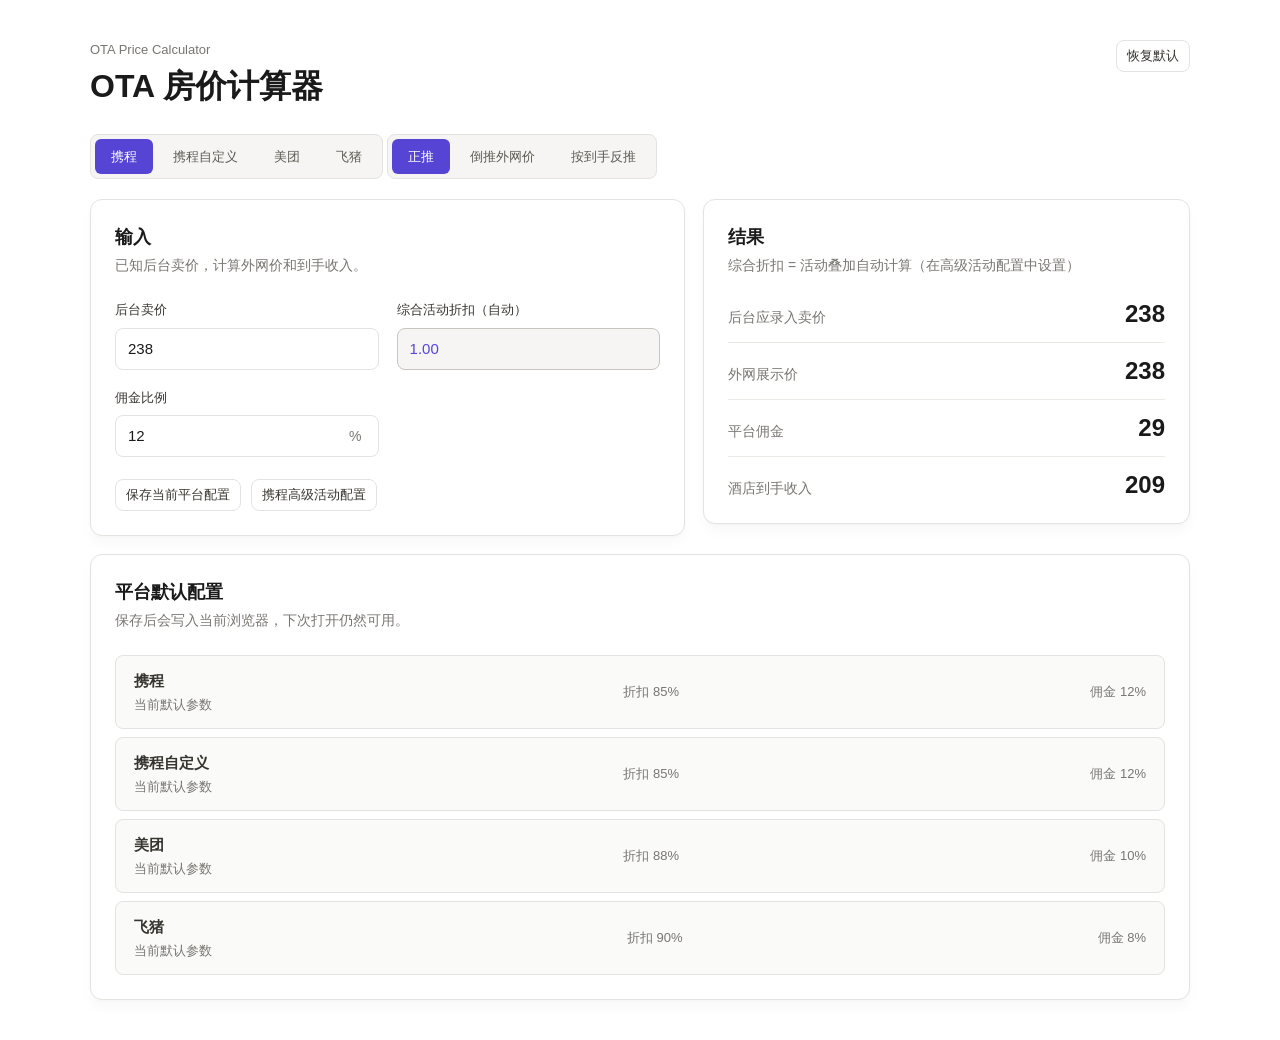
<file: index.html>
<!doctype html>
<html lang="zh-CN">
  <head>
    <meta charset="utf-8">
    <meta name="viewport" content="width=device-width, initial-scale=1">
    <title>OTA 房价计算器</title>
    <link rel="stylesheet" href="styles.css?v=20260523-stack">
  </head>
  <body>
    <main class="app-shell">
      <section class="workspace" aria-labelledby="page-title">
        <div class="heading-row">
          <div>
            <p class="eyebrow">OTA Price Calculator</p>
            <h1 id="page-title">OTA 房价计算器</h1>
          </div>
          <button class="ghost-button" id="resetButton" type="button">恢复默认</button>
        </div>

        <div class="platform-tabs" role="tablist" aria-label="平台选择">
          <button class="platform-tab is-active" type="button" data-platform="ctrip">携程</button>
          <button class="platform-tab" type="button" data-platform="ctrip_custom">携程自定义</button>
          <button class="platform-tab" type="button" data-platform="meituan">美团</button>
          <button class="platform-tab" type="button" data-platform="fliggy">飞猪</button>
        </div>

        <div class="mode-tabs" role="tablist" aria-label="计算模式">
          <button class="mode-tab is-active" type="button" data-mode="forward">正推</button>
          <button class="mode-tab" type="button" data-mode="targetDisplay">倒推外网价</button>
          <button class="mode-tab" type="button" data-mode="targetIncome">按到手反推</button>
        </div>

        <section class="calculator-grid" aria-label="计算器">
          <form class="panel input-panel" id="calculatorForm">
            <div class="panel-header">
              <h2>输入</h2>
              <p id="modeHint">已知后台卖价，计算外网价和到手收入。</p>
            </div>

            <div class="form-grid">
              <label class="field" data-field="basePrice">
                <span>后台卖价</span>
                <input id="basePrice" type="number" min="0" step="0.01" inputmode="decimal">
              </label>

              <label class="field" data-field="displayPrice">
                <span>目标外网价</span>
                <input id="displayPrice" type="number" min="0" step="0.01" inputmode="decimal">
              </label>

              <label class="field" data-field="targetIncome">
                <span>希望到手金额</span>
                <input id="targetIncome" type="number" min="0" step="0.01" inputmode="decimal">
              </label>

              <label class="field">
                <span id="discountRateLabel">综合活动折扣</span>
                <input id="discountRate" type="number" min="0.01" max="1" step="0.01" inputmode="decimal">
              </label>

              <label class="field">
                <span>佣金比例</span>
                <div class="suffix-input">
                  <input id="commissionRate" type="number" min="0" max="100" step="0.1" inputmode="decimal">
                  <span>%</span>
                </div>
              </label>
            </div>

            <div class="form-actions">
              <button class="secondary-button" id="savePlatformButton" type="button">保存当前平台配置</button>
              <a class="secondary-button" id="activityConfigLink" href="activity-config.html">携程高级活动配置</a>
            </div>
          </form>

          <section class="panel result-panel" aria-labelledby="result-title">
            <div class="panel-header">
              <h2 id="result-title">结果</h2>
              <p id="formulaText">外网价 = 后台卖价 × 综合活动折扣</p>
            </div>

            <dl class="result-list">
              <div>
                <dt>后台应录入卖价</dt>
                <dd id="resultBasePrice">-</dd>
              </div>
              <div>
                <dt>外网展示价</dt>
                <dd id="resultDisplayPrice">-</dd>
              </div>
              <div>
                <dt>平台佣金</dt>
                <dd id="resultCommission">-</dd>
              </div>
              <div>
                <dt>酒店到手收入</dt>
                <dd id="resultIncome">-</dd>
              </div>
            </dl>

            <div id="calculationChain" class="calculation-chain hidden"></div>
          </section>
        </section>

        <section class="panel config-panel" aria-labelledby="config-title">
          <div class="panel-header">
            <h2 id="config-title">平台默认配置</h2>
            <p>保存后会写入当前浏览器，下次打开仍然可用。</p>
          </div>
          <div class="config-table" id="configTable" aria-live="polite"></div>
        </section>
      </section>
    </main>

    <script src="app.js?v=20260523-stack"></script>
  </body>
</html>
</file>
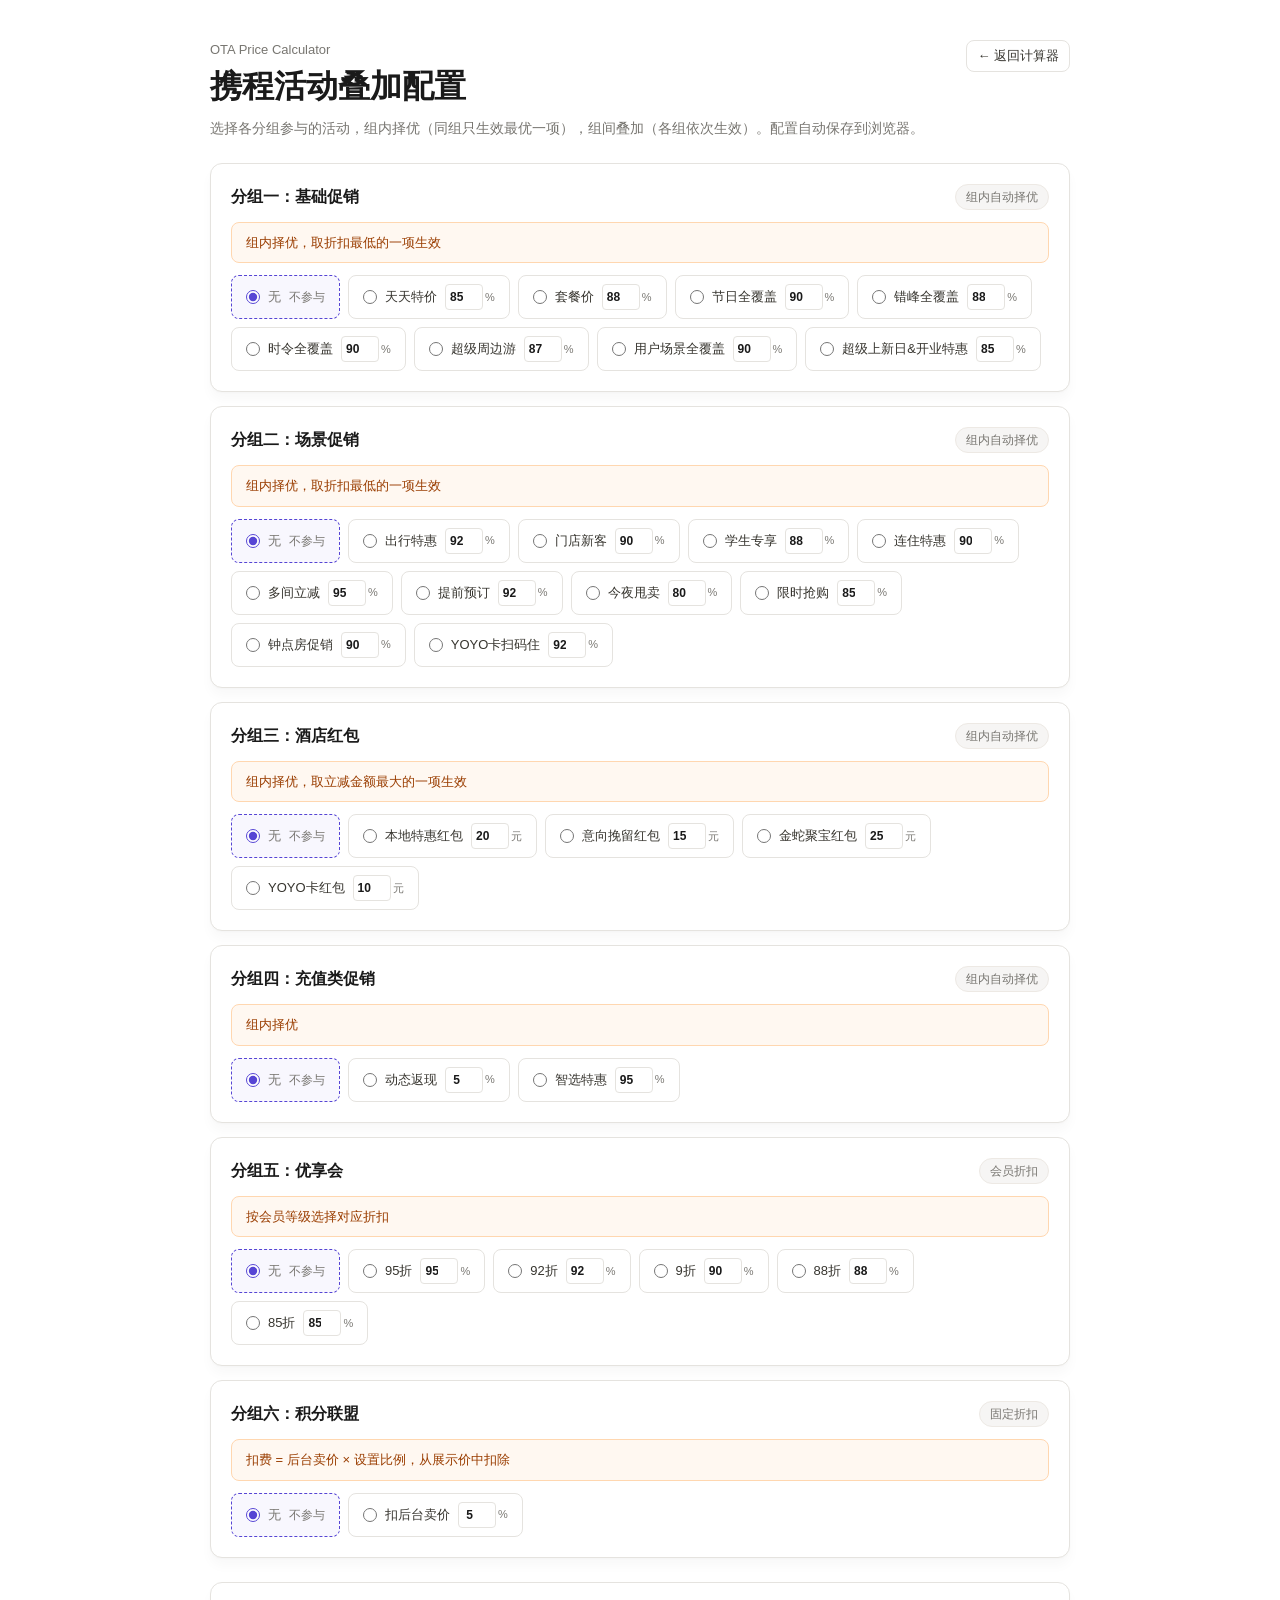
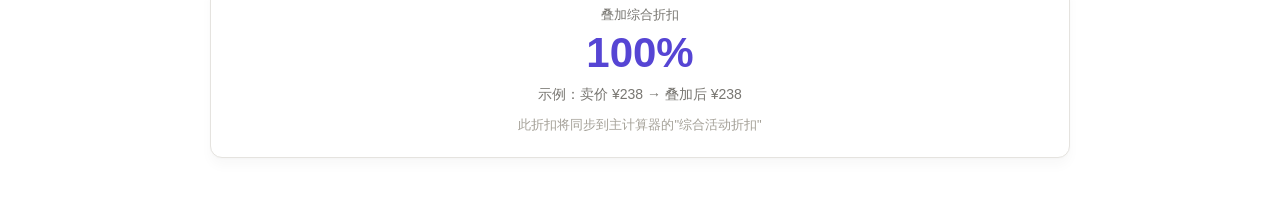
<file: activity-config.html>
<!doctype html>
<html lang="zh-CN">
  <head>
    <meta charset="utf-8">
    <meta name="viewport" content="width=device-width, initial-scale=1">
    <title>携程活动叠加配置 - OTA 房价计算器</title>
    <link rel="stylesheet" href="activity-config.css?v=20260523-stack">
  </head>
  <body>
    <main class="app-shell">
      <section class="workspace">
        <div class="heading-row">
          <div>
            <p class="eyebrow">OTA Price Calculator</p>
            <h1>携程活动叠加配置</h1>
          </div>
          <a class="ghost-button" href="index.html">← 返回计算器</a>
        </div>

        <p class="page-desc">选择各分组参与的活动，组内择优（同组只生效最优一项），组间叠加（各组依次生效）。配置自动保存到浏览器。</p>

        <div class="groups-container" id="groupsContainer">
          <!-- 由 JS 动态渲染 -->
        </div>

        <div class="effective-panel" id="effectivePanel">
          <div class="effective-label">叠加综合折扣</div>
          <div class="effective-rate" id="effectiveRate">-</div>
          <div class="effective-detail" id="effectiveDetail"></div>
          <p class="effective-hint">此折扣将同步到主计算器的"综合活动折扣"</p>
        </div>
      </section>
    </main>

    <script src="activity-config.js?v=20260523-stack4"></script>
  </body>
</html>
</file>
<file: styles.css>
:root {
  --primary: #5645d4;
  --primary-hover: #4534b3;
  --canvas: #ffffff;
  --surface: #f6f5f4;
  --surface-soft: #fafaf9;
  --surface-muted: #f0efed;
  --hairline: #e5e3df;
  --hairline-soft: #ede9e4;
  --hairline-strong: #c8c4be;
  --ink: #1a1a1a;
  --charcoal: #37352f;
  --slate: #5d5b54;
  --steel: #787671;
  --stone: #a4a097;
  --link-blue: #0075de;
  --radius-md: 8px;
  --radius-xl: 12px;
  --shadow-card: rgba(25, 25, 25, 0.027) 0 8px 12px, rgba(25, 25, 25, 0.02) 0 1px 2px;
}

* {
  box-sizing: border-box;
  margin: 0;
  padding: 0;
}

html,
body {
  min-height: 100%;
}

body {
  color: var(--charcoal);
  background: var(--canvas);
  font-family: "Notion Sans", Inter, ui-sans-serif, -apple-system, BlinkMacSystemFont, "Segoe UI", Helvetica, "Apple Color Emoji", Arial, sans-serif;
  -webkit-font-smoothing: antialiased;
  text-rendering: optimizeLegibility;
  line-height: 1.5;
}

button,
input {
  font: inherit;
}

button {
  cursor: pointer;
}

a {
  color: inherit;
  text-decoration: none;
}

/* Layout */
.app-shell {
  min-height: 100vh;
  padding: 40px 24px;
  background: var(--canvas);
}

.workspace {
  max-width: 1100px;
  margin: 0 auto;
}

/* Header */
.heading-row {
  display: flex;
  align-items: flex-start;
  justify-content: space-between;
  gap: 16px;
  margin-bottom: 28px;
}

.eyebrow {
  margin: 0 0 6px;
  color: var(--steel);
  font-size: 13px;
  font-weight: 500;
  letter-spacing: 0;
  text-transform: none;
}

h1 {
  margin: 0;
  font-size: 32px;
  font-weight: 600;
  line-height: 1.25;
  color: var(--ink);
}

h2 {
  margin: 0 0 4px;
  font-size: 18px;
  font-weight: 600;
  color: var(--ink);
}

.panel-header p {
  color: var(--steel);
  font-size: 14px;
  line-height: 1.5;
}

/* Tabs — segmented control style */
.platform-tabs,
.mode-tabs {
  display: inline-flex;
  gap: 4px;
  padding: 4px;
  background: var(--surface);
  border: 1px solid var(--hairline);
  border-radius: var(--radius-md);
  margin-bottom: 20px;
}

.platform-tab,
.mode-tab {
  padding: 8px 16px;
  border: 0;
  border-radius: 6px;
  font-size: 13px;
  font-weight: 500;
  color: var(--slate);
  background: transparent;
  cursor: pointer;
  transition: background-color 0.15s ease, color 0.15s ease;
  white-space: nowrap;
}

.platform-tab:hover,
.mode-tab:hover {
  color: var(--charcoal);
  background: rgba(0, 0, 0, 0.04);
}

.platform-tab.is-active,
.mode-tab.is-active {
  color: #ffffff;
  background: var(--primary);
}

.platform-tab.is-active:hover,
.mode-tab.is-active:hover {
  background: var(--primary-hover);
}

/* Ghost Button */
.ghost-button {
  display: inline-flex;
  align-items: center;
  height: 32px;
  padding: 0 10px;
  border: 1px solid var(--hairline);
  border-radius: var(--radius-md);
  font-size: 13px;
  font-weight: 500;
  color: var(--charcoal);
  background: var(--canvas);
  cursor: pointer;
  transition: border-color 0.15s ease;
}

.ghost-button:hover {
  border-color: var(--hairline-strong);
}

/* Calculator Grid */
.calculator-grid {
  display: grid;
  grid-template-columns: minmax(0, 1.1fr) minmax(320px, 0.9fr);
  gap: 18px;
  align-items: start;
}

/* Panel */
.panel {
  border: 1px solid var(--hairline);
  border-radius: var(--radius-xl);
  padding: 24px;
  background: var(--canvas);
  box-shadow: var(--shadow-card);
}

.panel-header {
  margin-bottom: 24px;
}

/* Form Grid */
.form-grid {
  display: grid;
  grid-template-columns: repeat(2, 1fr);
  gap: 18px;
}

.field {
  display: flex;
  flex-direction: column;
  gap: 8px;
}

.field span {
  color: var(--charcoal);
  font-size: 13px;
  font-weight: 500;
}

/* Hide irrelevant fields per mode via JS — keep clean */
.field[data-field] {
  /* visibility controlled by JS */
}

.field input,
.suffix-input {
  width: 100%;
  height: 42px;
  padding: 0 12px;
  border: 1px solid var(--hairline);
  border-radius: var(--radius-md);
  font-size: 15px;
  color: var(--ink);
  background: var(--canvas);
  transition: border-color 0.15s ease, box-shadow 0.15s ease;
}

.field input:hover {
  border-color: var(--hairline-strong);
}

.field input:focus {
  outline: 0;
  border-color: var(--hairline-strong);
  box-shadow: 0 0 0 4px rgba(86, 69, 212, 0.1);
}

/* Suffix Input (commission %) */
.suffix-input {
  display: flex;
  align-items: center;
  gap: 4px;
}

.suffix-input input {
  flex: 1;
  min-width: 0;
  padding: 0;
  border: 0;
  background: transparent;
  height: auto;
}

.suffix-input input:focus {
  box-shadow: none;
  outline: 0;
}

.suffix-input span {
  color: var(--steel);
  font-size: 14px;
  font-weight: 500;
  padding-right: 4px;
}

/* Form Actions */
.form-actions {
  display: flex;
  align-items: center;
  flex-wrap: wrap;
  gap: 10px;
  margin-top: 22px;
}

.secondary-button {
  display: inline-flex;
  align-items: center;
  height: 32px;
  padding: 0 10px;
  border: 1px solid var(--hairline);
  border-radius: var(--radius-md);
  font-size: 13px;
  font-weight: 500;
  color: var(--charcoal);
  background: var(--canvas);
  cursor: pointer;
  transition: border-color 0.15s ease, background-color 0.15s ease;
  text-decoration: none;
}

.secondary-button:hover {
  border-color: var(--hairline-strong);
  background: var(--surface-soft);
}

/* Result Panel */
.result-list {
  display: flex;
  flex-direction: column;
  gap: 0;
}

.result-list > div {
  display: flex;
  align-items: baseline;
  justify-content: space-between;
  padding: 14px 0;
  border-bottom: 1px solid var(--hairline-soft);
}

.result-list > div:last-child {
  border-bottom: 0;
  padding-bottom: 0;
}

.result-list > div:first-child {
  padding-top: 0;
}

.result-list dt {
  color: var(--steel);
  font-size: 14px;
  font-weight: 500;
}

.result-list dd {
  margin: 0;
  font-size: 24px;
  font-weight: 600;
  color: var(--ink);
  line-height: 1.15;
  font-variant-numeric: tabular-nums;
}

/* Config Panel */
.config-panel {
  margin-top: 18px;
}

.config-table {
  display: flex;
  flex-direction: column;
  gap: 8px;
  margin-top: 16px;
}

.config-row {
  display: flex;
  align-items: center;
  justify-content: space-between;
  padding: 14px 18px;
  border: 1px solid var(--hairline);
  border-radius: var(--radius-md);
  background: var(--surface-soft);
  cursor: pointer;
  transition: border-color 0.15s ease;
}

.config-row:hover {
  border-color: var(--hairline-strong);
}

.config-name {
  font-weight: 600;
  font-size: 15px;
  color: var(--charcoal);
}

.config-meta {
  color: var(--steel);
  font-size: 13px;
  margin-top: 2px;
}

.config-row > div:not(:first-child) {
  color: var(--steel);
  font-size: 13px;
  font-weight: 500;
}

/* Calculation Chain */
.calculation-chain {
  margin-top: 20px;
  padding-top: 20px;
  border-top: 1px solid var(--hairline);
}

.chain-title {
  font-size: 13px;
  font-weight: 600;
  color: var(--steel);
  margin-bottom: 14px;
  letter-spacing: 0;
  text-transform: none;
}

.chain-step {
  display: grid;
  grid-template-columns: minmax(68px, 0.55fr) minmax(0, 1fr) minmax(52px, auto);
  align-items: center;
  gap: 10px;
  padding: 6px 0;
}

.chain-label {
  font-size: 13px;
  color: var(--steel);
  font-weight: 500;
}

.chain-activity {
  min-width: 0;
  font-size: 13px;
  color: var(--charcoal);
  overflow-wrap: anywhere;
}

.chain-activity.chain-empty {
  color: var(--stone);
  font-style: italic;
}

.chain-badge {
  display: inline-block;
  font-size: 11px;
  font-weight: 600;
  padding: 1px 6px;
  border-radius: 4px;
  margin-left: 4px;
  white-space: nowrap;
}

.chain-discount,
.chain-rate {
  background: rgba(86, 69, 212, 0.08);
  color: var(--primary);
}

.chain-fixed {
  background: rgba(221, 91, 0, 0.08);
  color: #9a3d00;
}

.chain-note {
  background: rgba(180, 35, 24, 0.08);
  color: #b42318;
}

.chain-badge.is-best {
  background: rgba(26, 174, 57, 0.1);
  color: #176b2c;
  font-weight: 600;
}

.chain-price {
  text-align: right;
  font-size: 14px;
  font-weight: 600;
  color: var(--charcoal);
  white-space: nowrap;
  font-variant-numeric: tabular-nums;
}

.chain-arrow {
  text-align: center;
  color: var(--stone);
  font-size: 13px;
  padding: 2px 0;
  line-height: 1;
}

/* Utility */
.hidden {
  display: none;
}

.readonly-input {
  background: var(--surface) !important;
  border-color: var(--hairline-strong) !important;
  color: var(--primary) !important;
  cursor: default;
}

/* Responsive */
@media (max-width: 860px) {
  .calculator-grid {
    grid-template-columns: 1fr;
  }
}

@media (max-width: 560px) {
  .app-shell {
    padding: 24px 16px;
  }

  .heading-row {
    flex-direction: column;
    align-items: stretch;
  }

  .ghost-button {
    align-self: flex-start;
  }

  .platform-tabs,
  .mode-tabs {
    display: flex;
    width: 100%;
  }

  .platform-tab,
  .mode-tab {
    flex: 1;
    text-align: center;
  }

  .form-grid {
    grid-template-columns: 1fr;
  }

  .form-actions {
    flex-direction: column;
    align-items: stretch;
  }

  .secondary-button {
    justify-content: center;
    text-align: center;
  }

  .chain-step {
    grid-template-columns: 1fr auto;
    gap: 2px 10px;
  }

  .chain-label {
    grid-column: 1;
  }

  .chain-activity {
    grid-column: 1 / -1;
    order: 3;
  }

  .chain-price {
    grid-column: 2;
    grid-row: 1;
  }

  .result-list > div {
    flex-direction: column;
    gap: 4px;
  }

  .result-list dd {
    font-size: 22px;
  }
}
</file>
<file: activity-config.css>
:root {
  --primary: #5645d4;
  --primary-hover: #4534b3;
  --canvas: #ffffff;
  --surface: #f6f5f4;
  --surface-soft: #fafaf9;
  --surface-muted: #f0efed;
  --hairline: #e5e3df;
  --hairline-soft: #ede9e4;
  --hairline-strong: #c8c4be;
  --ink: #1a1a1a;
  --charcoal: #37352f;
  --slate: #5d5b54;
  --steel: #787671;
  --stone: #a4a097;
  --link-blue: #0075de;
  --radius-md: 8px;
  --radius-xl: 12px;
  --shadow-card: rgba(25, 25, 25, 0.027) 0 8px 12px, rgba(25, 25, 25, 0.02) 0 1px 2px;
}

* {
  box-sizing: border-box;
  margin: 0;
  padding: 0;
}

html,
body {
  min-height: 100%;
}

body {
  color: var(--charcoal);
  background: var(--canvas);
  font-family: "Notion Sans", Inter, ui-sans-serif, -apple-system, BlinkMacSystemFont, "Segoe UI", Helvetica, "Apple Color Emoji", Arial, sans-serif;
  -webkit-font-smoothing: antialiased;
  text-rendering: optimizeLegibility;
  line-height: 1.5;
}

button,
input {
  font: inherit;
}

button {
  cursor: pointer;
}

a {
  color: inherit;
  text-decoration: none;
}

/* Layout */
.app-shell {
  min-height: 100vh;
  padding: 40px 24px;
  background: var(--canvas);
}

.workspace {
  max-width: 860px;
  margin: 0 auto;
}

/* Header */
.heading-row {
  display: flex;
  align-items: flex-start;
  justify-content: space-between;
  gap: 16px;
  margin-bottom: 12px;
}

.eyebrow {
  margin: 0 0 6px;
  color: var(--steel);
  font-size: 13px;
  font-weight: 500;
  letter-spacing: 0;
  text-transform: none;
}

h1 {
  margin: 0;
  font-size: 32px;
  font-weight: 600;
  line-height: 1.25;
  color: var(--ink);
}

/* Ghost Button */
.ghost-button {
  display: inline-flex;
  align-items: center;
  height: 32px;
  padding: 0 10px;
  border: 1px solid var(--hairline);
  border-radius: var(--radius-md);
  font-size: 13px;
  font-weight: 500;
  color: var(--charcoal);
  background: var(--canvas);
  cursor: pointer;
  transition: border-color 0.15s ease;
}

.ghost-button:hover {
  border-color: var(--hairline-strong);
}

/* Page Description */
.page-desc {
  color: var(--steel);
  font-size: 14px;
  line-height: 1.5;
  margin-bottom: 24px;
}

/* Groups Container */
.groups-container {
  display: flex;
  flex-direction: column;
  gap: 14px;
}

/* Activity Group Card */
.activity-group {
  border: 1px solid var(--hairline);
  border-radius: var(--radius-xl);
  padding: 20px;
  background: var(--canvas);
  box-shadow: var(--shadow-card);
}

.group-header {
  display: flex;
  align-items: center;
  justify-content: space-between;
  margin-bottom: 12px;
}

.group-name {
  font-weight: 600;
  font-size: 16px;
  color: var(--ink);
}

.group-rule {
  font-size: 12px;
  font-weight: 500;
  color: var(--steel);
  background: var(--surface);
  padding: 3px 10px;
  border-radius: 99px;
  border: 1px solid var(--hairline-soft);
}

.group-note {
  font-size: 13px;
  color: #9a3d00;
  background: #fff8f1;
  border: 1px solid #ffd7b0;
  padding: 10px 14px;
  border-radius: var(--radius-md);
  margin-bottom: 12px;
  line-height: 1.5;
}

/* Activity Chips */
.group-activities {
  display: flex;
  flex-wrap: wrap;
  gap: 8px;
}

.activity-item {
  display: flex;
  align-items: center;
  gap: 8px;
  padding: 8px 14px;
  border: 1px solid var(--hairline);
  border-radius: var(--radius-md);
  background: var(--canvas);
  cursor: pointer;
  transition: border-color 0.15s ease, background-color 0.15s ease;
  font-size: 13px;
  user-select: none;
}

.activity-item:hover {
  border-color: var(--hairline-strong);
  background: var(--surface-soft);
}

.activity-item.is-selected {
  border-color: var(--primary);
  background: rgba(86, 69, 212, 0.04);
}

.activity-item.none-item {
  border-style: dashed;
}

.activity-item.none-item .activity-name {
  color: var(--steel);
}

.activity-item input[type="radio"] {
  width: 14px;
  height: 14px;
  margin: 0;
  flex-shrink: 0;
  accent-color: var(--primary);
}

.activity-name {
  font-weight: 500;
  color: var(--charcoal);
  white-space: nowrap;
}

.activity-value-wrap {
  display: flex;
  align-items: center;
  gap: 2px;
  flex-shrink: 0;
}

.activity-discount-input {
  width: 38px;
  height: 26px;
  padding: 0 4px;
  text-align: center;
  font-size: 12px;
  font-weight: 600;
  color: var(--ink);
  background: var(--canvas);
  border: 1px solid var(--hairline);
  border-radius: 4px;
  transition: border-color 0.15s ease, box-shadow 0.15s ease;
}

.activity-discount-input:hover {
  border-color: var(--hairline-strong);
}

.activity-discount-input:focus {
  outline: 0;
  border-color: var(--primary);
  box-shadow: 0 0 0 3px rgba(86, 69, 212, 0.1);
}

.activity-unit {
  font-size: 11px;
  color: var(--steel);
  font-weight: 500;
}

.activity-value {
  font-size: 12px;
  color: var(--steel);
  font-weight: 500;
}

/* Best pick highlight */
.activity-item.is-best {
  border-color: #1aae39;
  background: rgba(26, 174, 57, 0.04);
}

.best-badge {
  font-size: 11px;
  font-weight: 600;
  color: #176b2c;
  background: rgba(26, 174, 57, 0.1);
  padding: 1px 6px;
  border-radius: 4px;
  margin-left: 4px;
}

/* Effective Panel */
.effective-panel {
  margin-top: 24px;
  padding: 22px 24px;
  border: 1px solid var(--hairline);
  border-radius: var(--radius-xl);
  background: var(--canvas);
  box-shadow: var(--shadow-card);
  text-align: center;
}

.effective-label {
  font-size: 13px;
  font-weight: 500;
  color: var(--steel);
  margin-bottom: 6px;
}

.effective-rate {
  font-size: 42px;
  font-weight: 600;
  color: var(--primary);
  line-height: 1.1;
  font-variant-numeric: tabular-nums;
}

.effective-detail {
  font-size: 14px;
  color: var(--steel);
  margin-top: 8px;
}

.effective-hint {
  font-size: 13px;
  color: var(--stone);
  margin-top: 10px;
}

/* Responsive */
@media (max-width: 560px) {
  .app-shell {
    padding: 24px 16px;
  }

  .heading-row {
    flex-direction: column;
    align-items: stretch;
  }

  .ghost-button {
    align-self: flex-start;
  }

  .group-activities {
    flex-direction: column;
  }

  .activity-item {
    width: 100%;
  }

  .effective-rate {
    font-size: 36px;
  }
}
</file>
